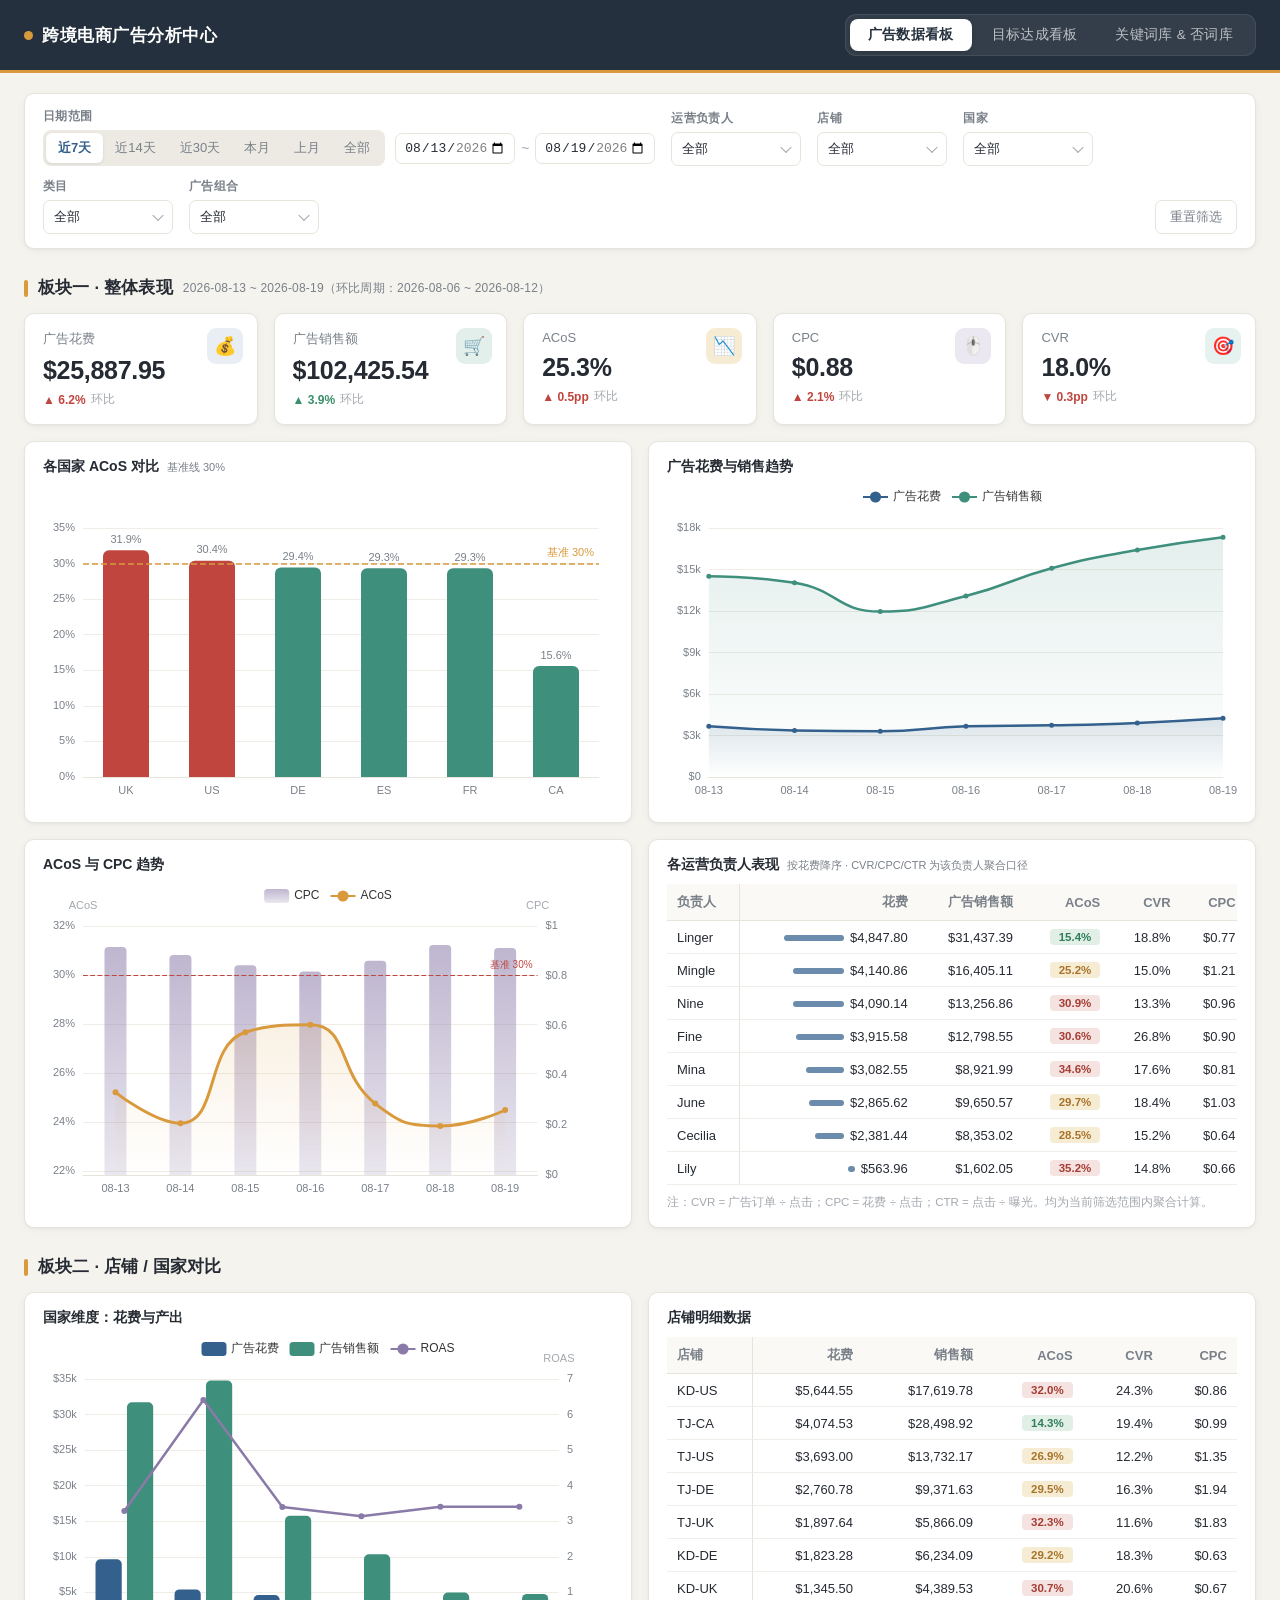
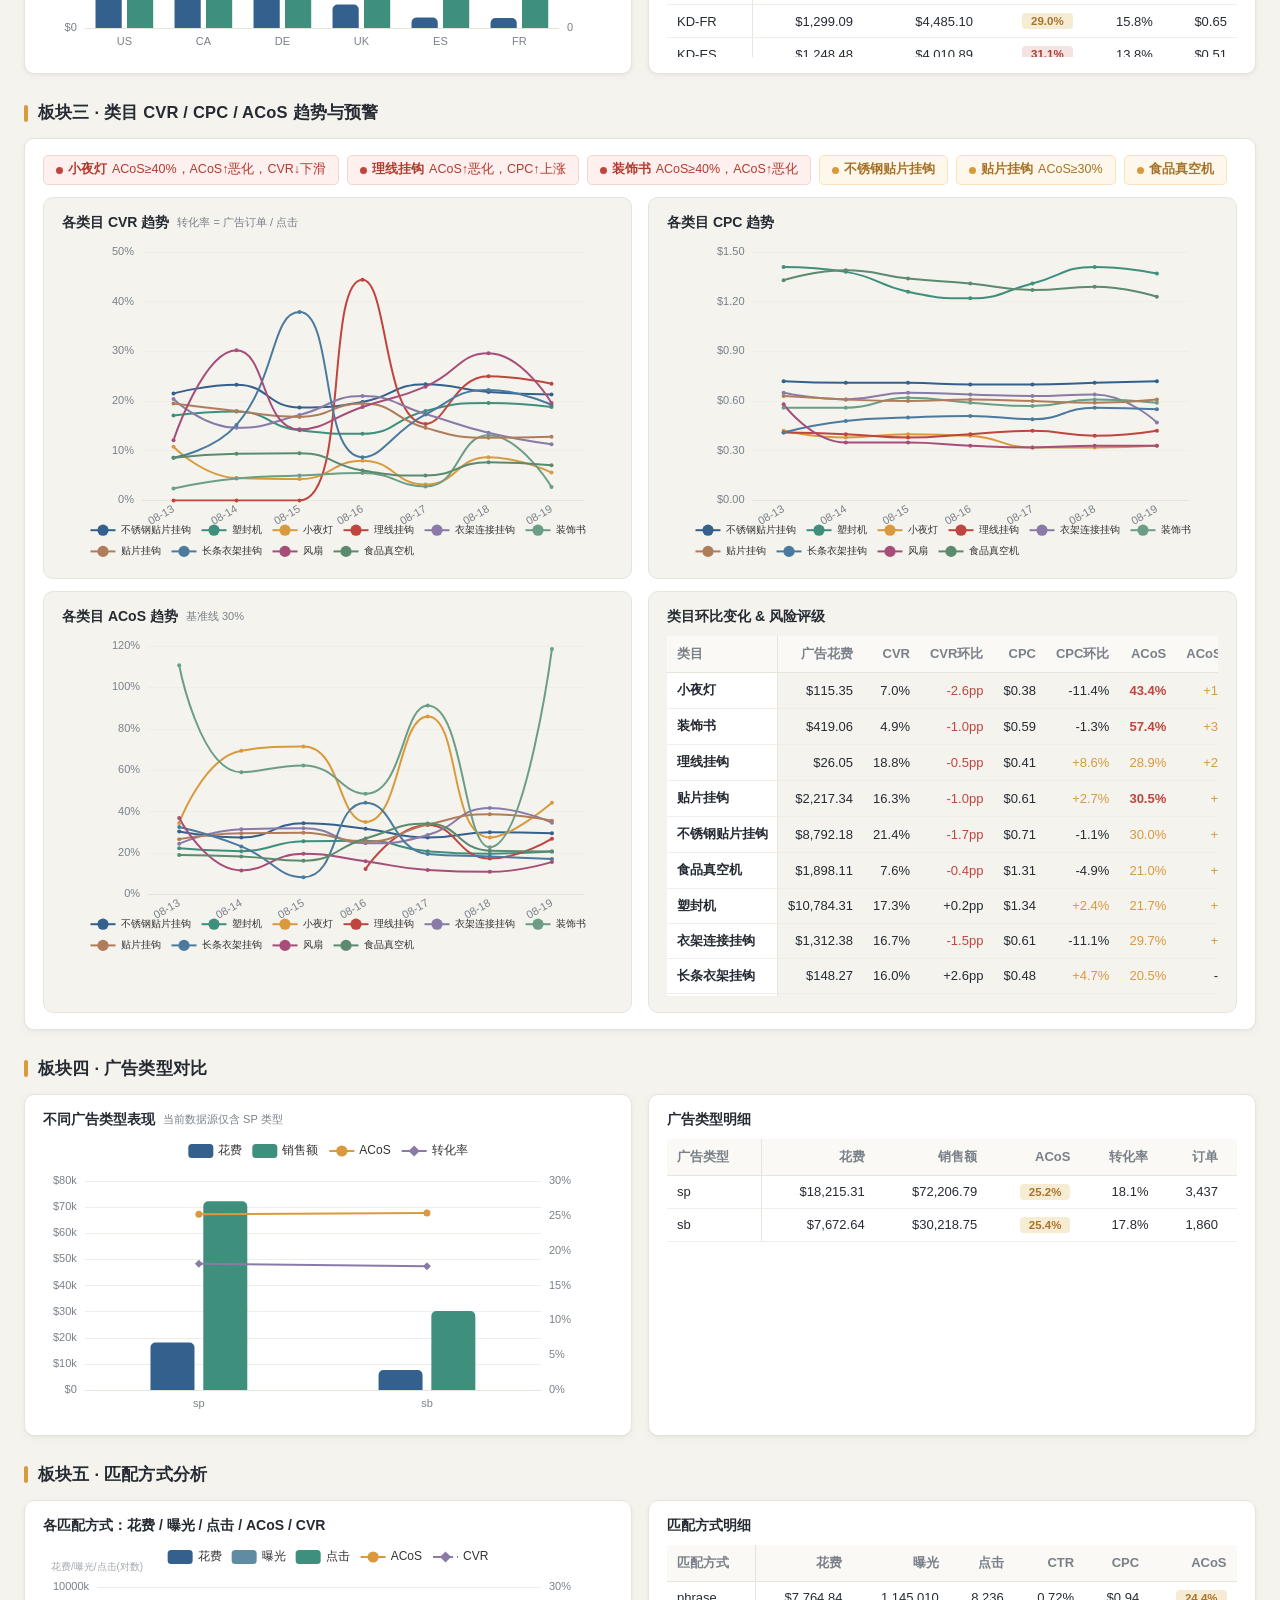
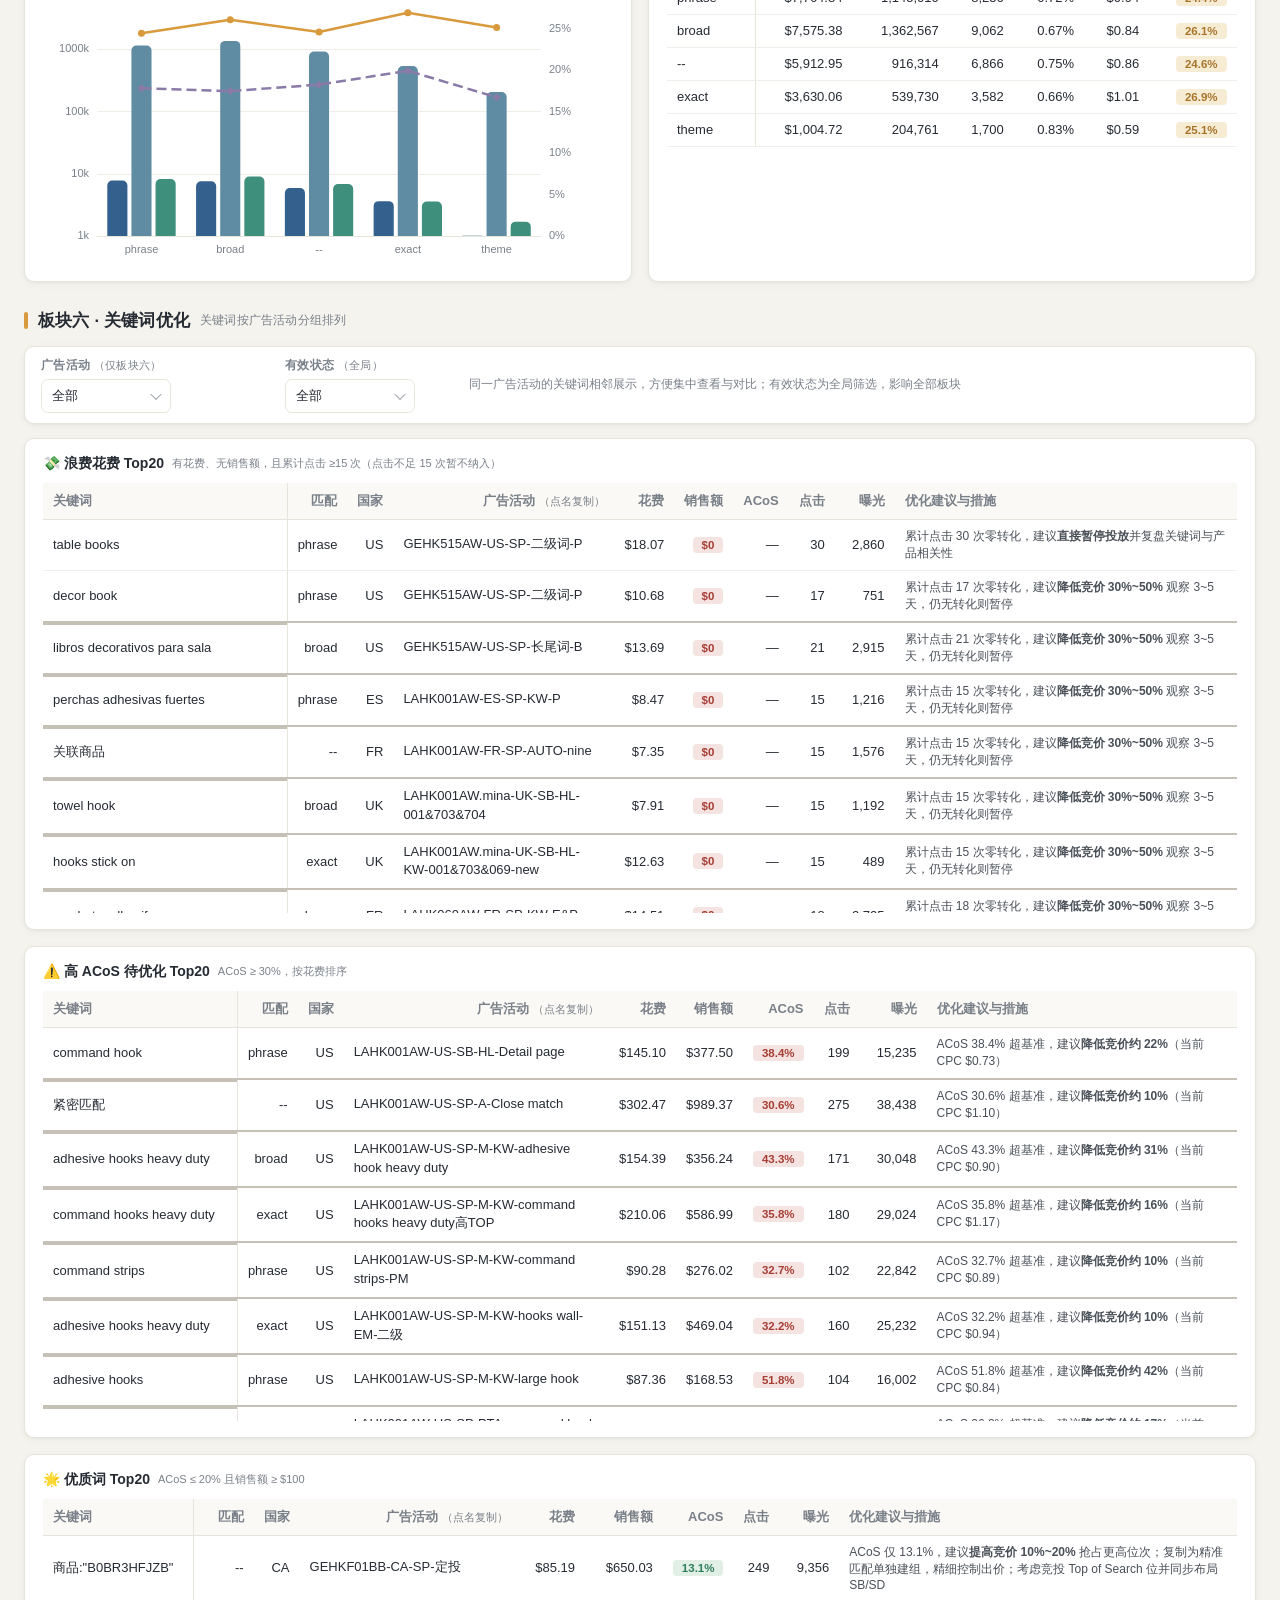
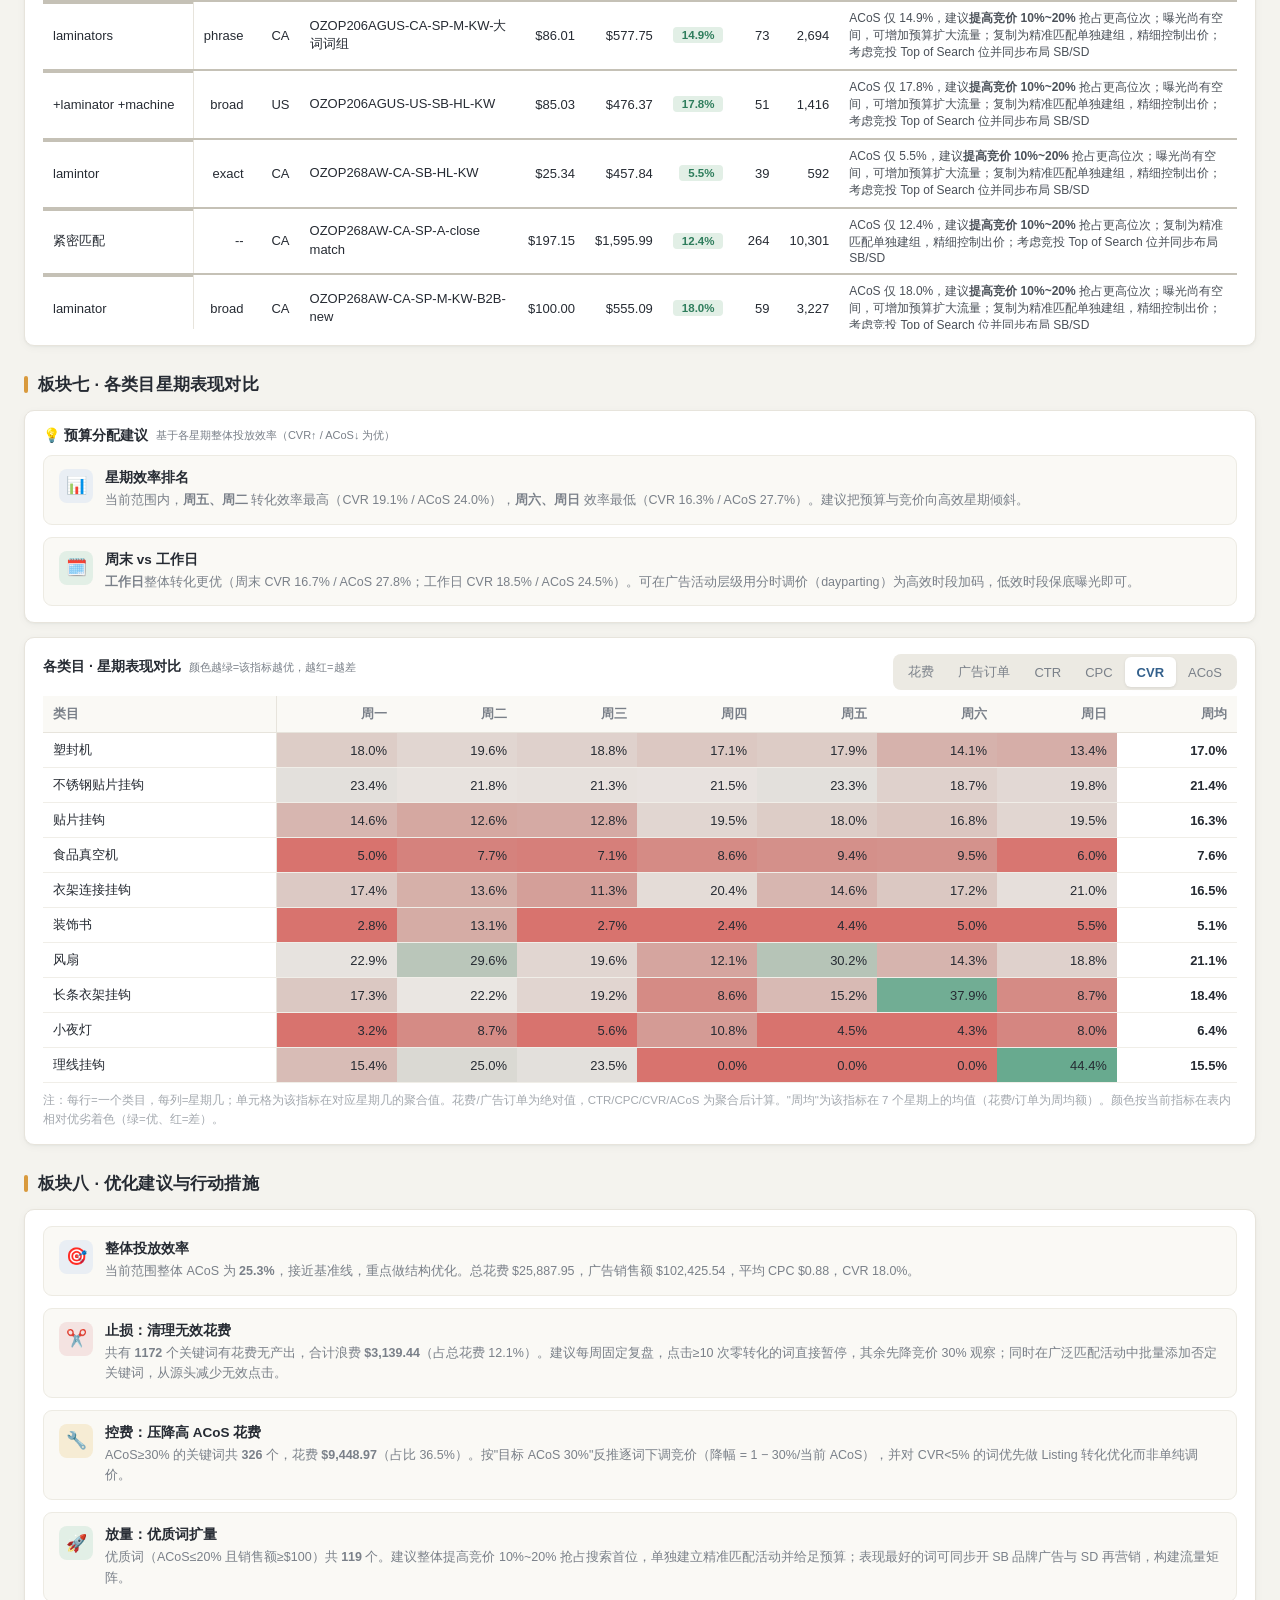
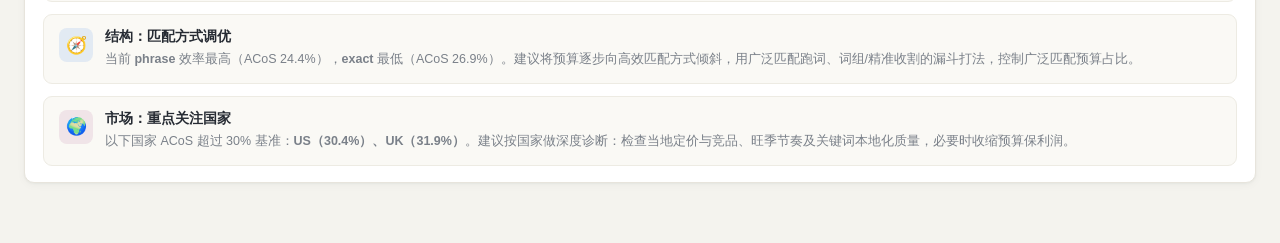
<file: llm_dashboard/dashboard/index.html>
<!DOCTYPE html>
<html lang="zh-CN">
<head>
<meta charset="UTF-8">
<meta name="viewport" content="width=device-width, initial-scale=1.0">
<title>广告数据看板 · 跨境电商广告分析</title>
<link rel="stylesheet" href="assets/common.css?v=20260821d2">
</head>
<body>
<header class="topbar">
  <div class="logo"><span class="dot"></span>跨境电商广告分析中心</div>
  <nav>
    <a class="active" href="index.html">广告数据看板</a>
    <a href="target.html">目标达成看板</a>
    <a href="keywords.html">关键词库 & 否词库</a>
  </nav>
</header>

<div class="page">
  <!-- 筛选栏 -->
  <div class="filterbar" id="filterbar">
    <div class="f-item" style="min-width:340px">
      <label>日期范围</label>
      <div id="f-date" style="display:flex;gap:10px;flex-wrap:wrap;align-items:center"></div>
    </div>
    <div class="f-item"><label>运营负责人</label><div id="f-owner"></div></div>
    <div class="f-item"><label>店铺</label><div id="f-shop"></div></div>
    <div class="f-item"><label>国家</label><div id="f-country"></div></div>
    <div class="f-item"><label>类目</label><div id="f-cat"></div></div>
    <div class="f-item"><label>广告组合</label><div id="f-port"></div></div>
    <div class="f-actions"><button class="btn-reset" id="btn-reset">重置筛选</button></div>
  </div>

  <!-- 板块1 整体表现 -->
  <div class="sec-title"><span class="bar"></span>板块一 · 整体表现 <span class="sub" id="range-label"></span></div>
  <div class="grid g-kpi" id="kpi-row"></div>
  <div class="grid g-2" style="margin-top:16px">
    <div class="card">
      <h3>各国家 ACoS 对比 <span class="hint">基准线 30%</span></h3>
      <div id="ch-country-acos" class="chart"></div>
    </div>
    <div class="card">
      <h3>广告花费与销售趋势</h3>
      <div id="ch-trend-spend" class="chart"></div>
    </div>
  </div>
  <div class="grid g-2" style="margin-top:16px">
    <div class="card">
      <h3>ACoS 与 CPC 趋势</h3>
      <div id="ch-trend-acos" class="chart"></div>
    </div>
    <div class="card">
      <h3>各运营负责人表现 <span class="hint">按花费降序 · CVR/CPC/CTR 为该负责人聚合口径</span></h3>
      <div class="tbl-wrap" style="max-height:320px;overflow-y:auto">
        <table class="tbl" id="tbl-owner"></table>
      </div>
      <div class="footnote">注：CVR = 广告订单 ÷ 点击；CPC = 花费 ÷ 点击；CTR = 点击 ÷ 曝光。均为当前筛选范围内聚合计算。</div>
    </div>
  </div>

  <!-- 板块2 店铺/国家对比 -->
  <div class="sec-title"><span class="bar"></span>板块二 · 店铺 / 国家对比</div>
  <div class="grid g-2">
    <div class="card">
      <h3>国家维度：花费与产出</h3>
      <div id="ch-country-io" class="chart"></div>
    </div>
    <div class="card">
      <h3>店铺明细数据</h3>
      <div class="tbl-wrap" style="max-height:320px;overflow-y:auto">
        <table class="tbl" id="tbl-shop"></table>
      </div>
    </div>
  </div>

  <!-- 板块3 类目CVR/CPC/ACoS趋势 -->
  <div class="sec-title"><span class="bar"></span>板块三 · 类目 CVR / CPC / ACoS 趋势与预警</div>
  <div class="card">
    <div class="alert-bar" id="alert-bar"></div>
    <div class="grid g-2" style="margin-top:12px">
      <div class="card" style="box-shadow:none;border:1px solid var(--line);background:var(--bg)">
        <h3>各类目 CVR 趋势 <span class="hint">转化率 = 广告订单 / 点击</span></h3>
        <div id="ch-cat-cvr" class="chart"></div>
      </div>
      <div class="card" style="box-shadow:none;border:1px solid var(--line);background:var(--bg)">
        <h3>各类目 CPC 趋势</h3>
        <div id="ch-cat-cpc" class="chart"></div>
      </div>
    </div>
    <div class="grid g-2" style="margin-top:12px">
      <div class="card" style="box-shadow:none;border:1px solid var(--line);background:var(--bg)">
        <h3>各类目 ACoS 趋势 <span class="hint">基准线 30%</span></h3>
        <div id="ch-cat-acos" class="chart"></div>
      </div>
      <div class="card" style="box-shadow:none;border:1px solid var(--line);background:var(--bg)">
        <h3>类目环比变化 & 风险评级</h3>
        <div class="tbl-wrap" style="max-height:360px;overflow-y:auto">
          <table class="tbl" id="tbl-cat-risk"></table>
        </div>
      </div>
    </div>
  </div>

  <!-- 板块4 广告类型 -->
  <div class="sec-title"><span class="bar"></span>板块四 · 广告类型对比</div>
  <div class="grid g-2">
    <div class="card">
      <h3>不同广告类型表现 <span class="hint">当前数据源仅含 SP 类型</span></h3>
      <div id="ch-adtype" class="chart chart-sm"></div>
    </div>
    <div class="card">
      <h3>广告类型明细</h3>
      <div class="tbl-wrap"><table class="tbl" id="tbl-adtype"></table></div>
    </div>
  </div>

  <!-- 板块5 匹配方式 -->
  <div class="sec-title"><span class="bar"></span>板块五 · 匹配方式分析</div>
  <div class="grid g-2">
    <div class="card">
      <h3>各匹配方式：花费 / 曝光 / 点击 / ACoS / CVR</h3>
      <div id="ch-match" class="chart"></div>
    </div>
    <div class="card">
      <h3>匹配方式明细</h3>
      <div class="tbl-wrap"><table class="tbl" id="tbl-match"></table></div>
    </div>
  </div>

  <!-- 板块6 关键词优化 -->
  <div class="sec-title"><span class="bar"></span>板块六 · 关键词优化 <span class="sub">关键词按广告活动分组排列</span></div>
  <div class="card" style="padding:10px 16px;margin-bottom:14px;display:flex;gap:16px 24px;align-items:center;flex-wrap:wrap">
    <div class="f-item" style="min-width:220px">
      <label>广告活动 <span class="copy-hint">（仅板块六）</span></label>
      <div id="f-campaign"></div>
    </div>
    <div class="f-item" style="min-width:160px">
      <label>有效状态 <span class="copy-hint">（全局）</span></label>
      <div id="f-status"></div>
    </div>
    <span style="font-size:12px;color:var(--text-2)">同一广告活动的关键词相邻展示，方便集中查看与对比；有效状态为全局筛选，影响全部板块</span>
  </div>
  <div class="card">
    <h3>💸 浪费花费 Top20 <span class="hint">有花费、无销售额，且累计点击 ≥15 次（点击不足 15 次暂不纳入）</span></h3>
    <div class="tbl-wrap" style="max-height:430px;overflow-y:auto"><table class="tbl" id="tbl-waste"></table></div>
  </div>
  <div class="card" style="margin-top:16px">
    <h3>⚠️ 高 ACoS 待优化 Top20 <span class="hint">ACoS ≥ 30%，按花费排序</span></h3>
    <div class="tbl-wrap" style="max-height:430px;overflow-y:auto"><table class="tbl" id="tbl-highacos"></table></div>
  </div>
  <div class="card" style="margin-top:16px">
    <h3>🌟 优质词 Top20 <span class="hint">ACoS ≤ 20% 且销售额 ≥ $100</span></h3>
    <div class="tbl-wrap" style="max-height:430px;overflow-y:auto"><table class="tbl" id="tbl-good"></table></div>
  </div>

  <!-- 板块7 各类目星期表现对比 -->
  <div class="sec-title"><span class="bar"></span>板块七 · 各类目星期表现对比</div>
  <div class="card" style="margin-bottom:14px">
    <h3>💡 预算分配建议 <span class="hint">基于各星期整体投放效率（CVR↑ / ACoS↓ 为优）</span></h3>
    <div class="advice" id="wk-budget-advice"></div>
  </div>
  <div class="card">
    <div style="display:flex;justify-content:space-between;align-items:center;flex-wrap:wrap;gap:10px">
      <h3>各类目 · 星期表现对比 <span class="hint">颜色越绿=该指标越优，越红=越差</span></h3>
      <div class="seg" id="wk-metric-seg"></div>
    </div>
    <div class="tbl-wrap" style="overflow-x:auto;margin-top:6px">
      <table class="tbl" id="tbl-weekday"></table>
    </div>
    <div class="footnote">注：每行=一个类目，每列=星期几；单元格为该指标在对应星期几的聚合值。花费/广告订单为绝对值，CTR/CPC/CVR/ACoS 为聚合后计算。"周均"为该指标在 7 个星期上的均值（花费/订单为周均额）。颜色按当前指标在表内相对优劣着色（绿=优、红=差）。</div>
  </div>

  <!-- 板块8 建议 -->
  <div class="sec-title"><span class="bar"></span>板块八 · 优化建议与行动措施</div>
  <div class="card">
    <div class="advice" id="advice-list"></div>
  </div>
</div>

<script src="assets/echarts.min.js"></script>
<script src="data/kw_data.js?v=20260821d2"></script>
<script src="assets/common.js?v=20260821d2"></script>
<script src="assets/ads.js?v=20260821d2"></script>
</body>
</html>
</file>
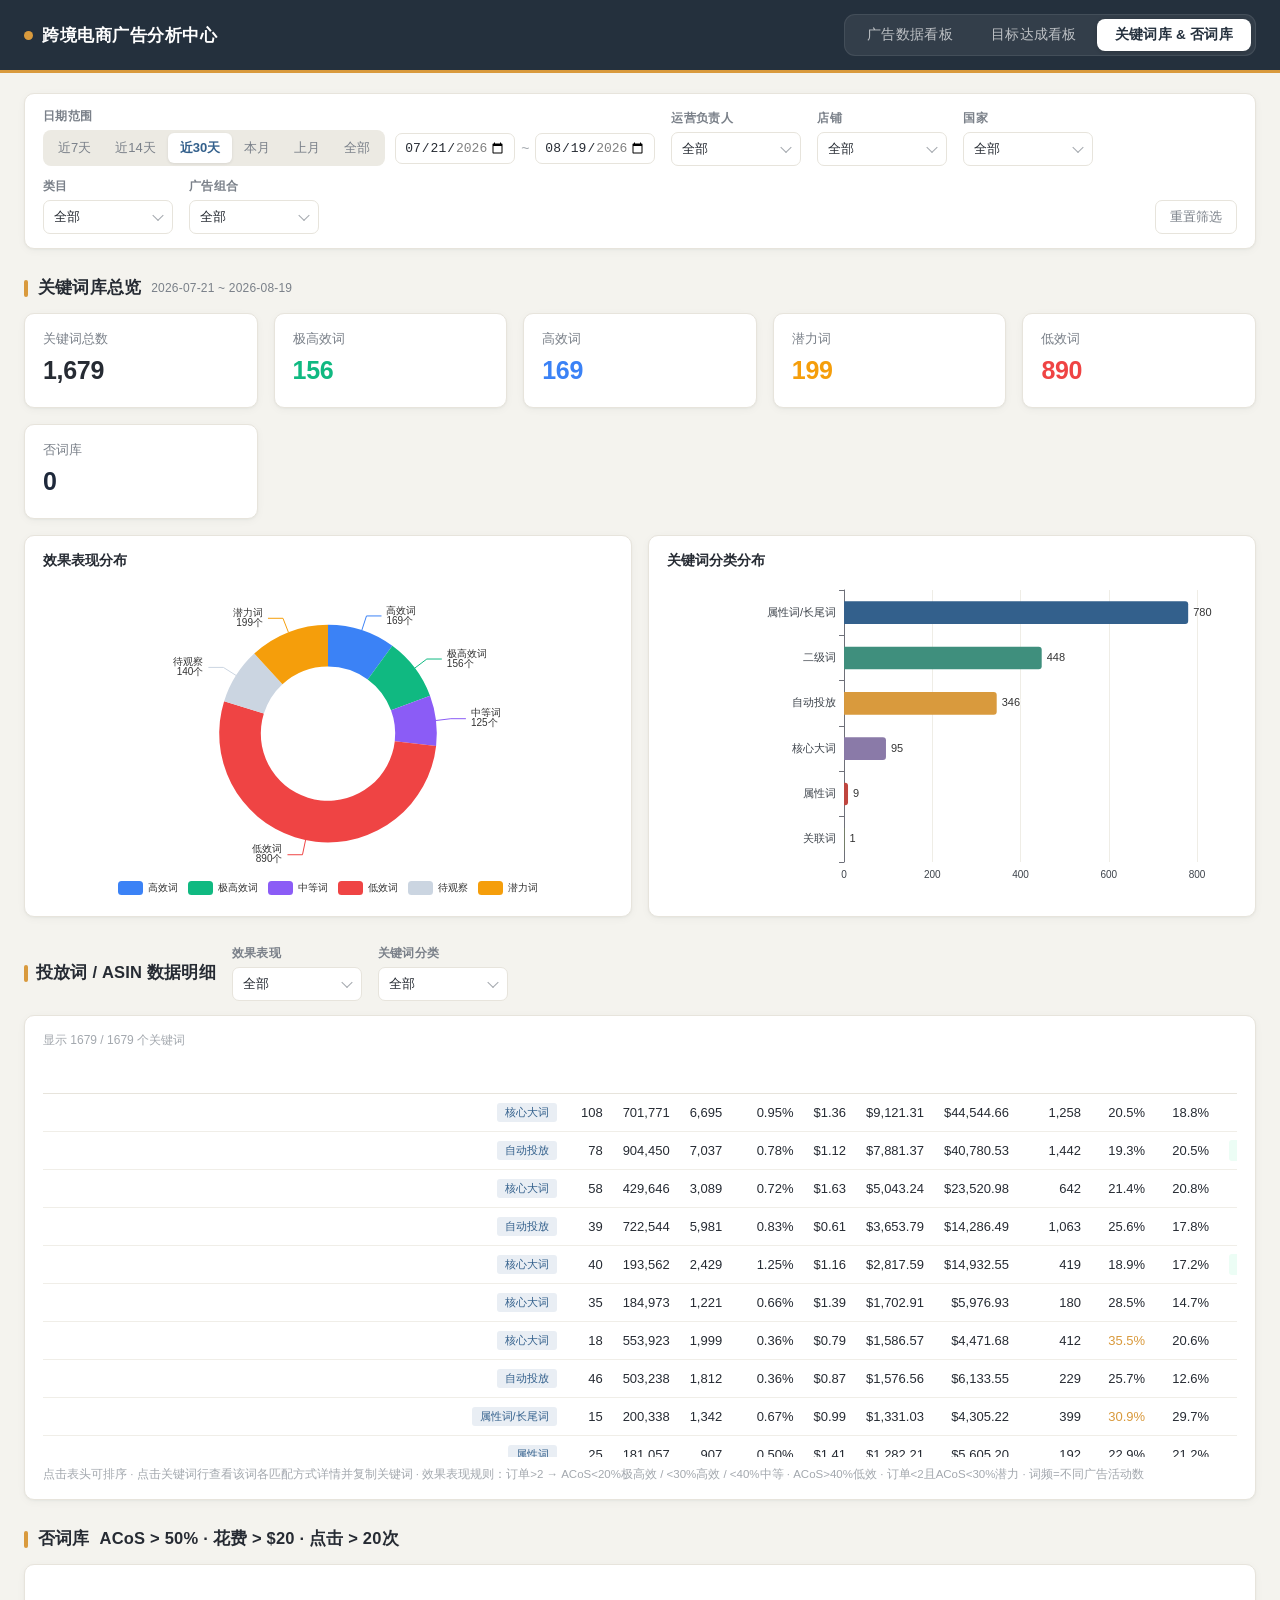
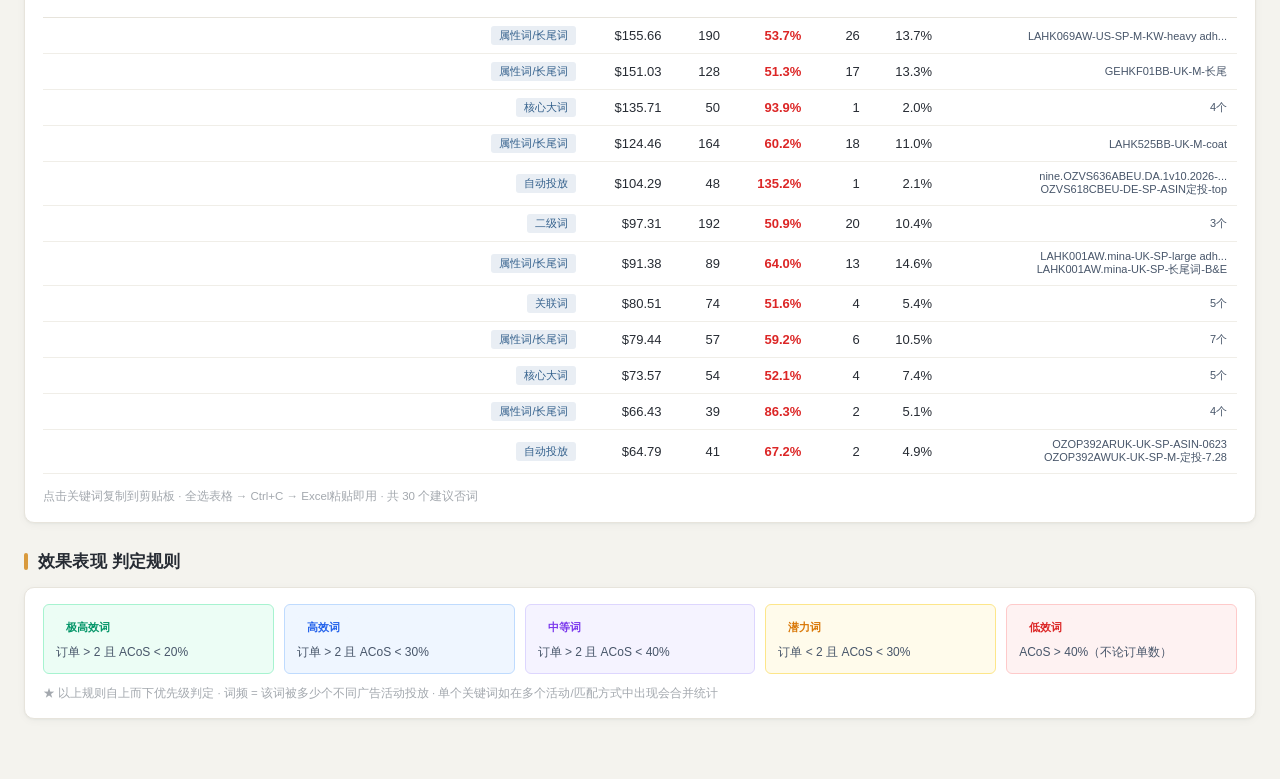
<file: llm_dashboard/dashboard/keywords.html>
<!DOCTYPE html>
<html lang="zh-CN">
<head>
<meta charset="UTF-8">
<meta name="viewport" content="width=device-width, initial-scale=1.0">
<title>关键词库 & 否词库 · 跨境电商广告分析</title>
<link rel="stylesheet" href="assets/common.css?v=20260821d2">
<style>
  .kpi-good .k-value { color: #10b981; }
  .kpi-ok .k-value { color: #3b82f6; }
  .kpi-warn .k-value { color: #f59e0b; }
  .kpi-bad .k-value { color: #ef4444; }
  .kpi-neg .k-value { color: #1e293b; }
  .k-sub { font-size: 11px; color: #a3a8ae; margin-top: 2px; }
  .cls-tag { display: inline-block; padding: 2px 8px; font-size: 11px; border-radius: 3px; background: #e9eef4; color: #33608c; font-weight: 500; }
  .tag-sm { display: inline-block; padding: 3px 10px; font-size: 11px; border-radius: 3px; font-weight: 600; white-space: nowrap; }
  .tag-sm.r-star { background: #ecfdf5; color: #059669; }
  .tag-sm.r-good { background: #eff6ff; color: #2563eb; }
  .tag-sm.r-ok { background: #f5f3ff; color: #7c3aed; }
  .tag-sm.r-potential { background: #fffbeb; color: #d97706; }
  .tag-sm.r-waste { background: #fef2f2; color: #dc2626; }
  .tag-sm.r-normal { background: #f8fafc; color: #64748b; }
  .tag-sm.r-watch { background: #f1f5f9; color: #94a3b8; }
  .tag-sm.r-neg { background: #1e293b; color: #f8fafc; }
  .neg-item { display: flex; align-items: center; gap: 12px; padding: 10px 14px; background: #fef2f2; border-radius: 6px; margin-bottom: 6px; border: 1px solid #fecaca; flex-wrap: wrap; }
  .neg-kw { font-weight: 600; min-width: 160px; font-size: 13px; }
  .neg-info { color: #7a8089; font-size: 12px; flex: 1; }
  .btn-add-neg { padding: 4px 14px; border: 1px solid #dc2626; background: #fff; color: #dc2626; border-radius: 4px; cursor: pointer; font-size: 12px; font-weight: 500; white-space: nowrap; }
  .btn-add-neg:hover { background: #dc2626; color: #fff; }
  .neg-added-tag { display: inline-flex; align-items: center; gap: 4px; padding: 4px 10px; background: #1e293b; color: #fff; border-radius: 4px; margin: 3px; font-size: 12px; }
  .btn-rm-neg { background: none; border: none; color: #94a3b8; cursor: pointer; font-size: 14px; padding: 0 2px; line-height: 1; }
  .btn-rm-neg:hover { color: #ef4444; }
  .tbl-info { font-size: 12px; color: #a3a8ae; margin-bottom: 8px; }
  .text-right { text-align: right; }
  .dim { font-weight: 500; }
  #tbl-kw tbody tr { cursor: pointer; transition: background .15s; }
  #tbl-kw tbody tr:hover { background: #eff6ff; }
  #tbl-kw tbody tr.selected { background: #dbeafe; outline: 2px solid #3b82f6; outline-offset: -2px; }
  #neg-list tbody tr { cursor: pointer; transition: background .15s; }
  #neg-list tbody tr:hover { background: #eff6ff; }
  #neg-list tbody tr.selected { background: #dbeafe; outline: 2px solid #3b82f6; outline-offset: -2px; }
  .mt-row td { font-size: 12px; }
</style>
</head>
<body>
<header class="topbar">
  <div class="logo"><span class="dot"></span>跨境电商广告分析中心</div>
  <nav>
    <a href="index.html">广告数据看板</a>
    <a href="target.html">目标达成看板</a>
    <a class="active" href="keywords.html">关键词库 & 否词库</a>
  </nav>
</header>

<div class="page">
  <!-- 筛选栏 -->
  <div class="filterbar" id="filterbar">
    <div class="f-item" style="min-width:340px">
      <label>日期范围</label>
      <div id="f-date" style="display:flex;gap:10px;flex-wrap:wrap;align-items:center"></div>
    </div>
    <div class="f-item"><label>运营负责人</label><div id="f-owner"></div></div>
    <div class="f-item"><label>店铺</label><div id="f-shop"></div></div>
    <div class="f-item"><label>国家</label><div id="f-country"></div></div>
    <div class="f-item"><label>类目</label><div id="f-cat"></div></div>
    <div class="f-item"><label>广告组合</label><div id="f-port"></div></div>
    <div class="f-actions"><button class="btn-reset" id="btn-reset">重置筛选</button></div>
  </div>

  <!-- KPI卡片 -->
  <div class="sec-title"><span class="bar"></span>关键词库总览 <span class="sub" id="range-label"></span></div>
  <div class="grid g-kpi" id="kpi-row"></div>

  <!-- 图表 -->
  <div class="grid g-2" style="margin-top:16px">
    <div class="card"><h3>效果表现分布</h3><div id="ch-effect-pie" class="chart"></div></div>
    <div class="card"><h3>关键词分类分布</h3><div id="ch-class-bar" class="chart"></div></div>
  </div>

  <!-- 关键词主表格 + 联动详情 -->
  <div class="sec-title" style="display:flex;align-items:center;gap:16px;flex-wrap:wrap">
    <span style="display:flex;align-items:center;gap:8px"><span class="bar"></span>投放词 / ASIN 数据明细</span>
    <div class="f-item" style="min-width:auto"><label>效果表现</label><div id="f-effect-inline"></div></div>
    <div class="f-item" style="min-width:auto"><label>关键词分类</label><div id="f-class-inline"></div></div>
  </div>
  <div class="card">
    <div class="tbl-info" id="tbl-info"></div>
    <div class="tbl-wrap" style="max-height:400px;overflow-y:auto">
      <table class="tbl" id="tbl-kw"></table>
    </div>
    <div class="footnote">点击表头可排序 · 点击关键词行查看该词各匹配方式详情并复制关键词 · 效果表现规则：订单>2 → ACoS<20%极高效 / <30%高效 / <40%中等 · ACoS>40%低效 · 订单<2且ACoS<30%潜力 · 词频=不同广告活动数</div>
  </div>
  <div class="card" id="kw-detail-panel" style="margin-top:12px;display:none">
    <div class="empty-tip">点击上方表格中的关键词查看该词在不同匹配方式下的表现</div>
  </div>

  <!-- 否词库 -->
  <div class="sec-title"><span class="bar"></span>否词库 <span class="hint">ACoS > 50% · 花费 > $20 · 点击 > 20次</span></div>
  <div class="card">
    <div id="neg-list"></div>
  </div>

  <!-- 效果评级规则说明 -->
  <div class="sec-title"><span class="bar"></span>效果表现 判定规则</div>
  <div class="card">
    <div style="display:flex;flex-wrap:wrap;gap:10px">
      <div style="flex:1;min-width:180px;padding:12px;background:#ecfdf5;border-radius:6px;border:1px solid #a7f3d0">
        <span class="tag-sm r-star">极高效词</span>
        <div style="margin-top:6px;font-size:12px;color:#475569">订单 &gt; 2 且 ACoS &lt; 20%</div>
      </div>
      <div style="flex:1;min-width:180px;padding:12px;background:#eff6ff;border-radius:6px;border:1px solid #bfdbfe">
        <span class="tag-sm r-good">高效词</span>
        <div style="margin-top:6px;font-size:12px;color:#475569">订单 &gt; 2 且 ACoS &lt; 30%</div>
      </div>
      <div style="flex:1;min-width:180px;padding:12px;background:#f5f3ff;border-radius:6px;border:1px solid #ddd6fe">
        <span class="tag-sm r-ok">中等词</span>
        <div style="margin-top:6px;font-size:12px;color:#475569">订单 &gt; 2 且 ACoS &lt; 40%</div>
      </div>
      <div style="flex:1;min-width:180px;padding:12px;background:#fffbeb;border-radius:6px;border:1px solid #fde68a">
        <span class="tag-sm r-potential">潜力词</span>
        <div style="margin-top:6px;font-size:12px;color:#475569">订单 &lt; 2 且 ACoS &lt; 30%</div>
      </div>
      <div style="flex:1;min-width:180px;padding:12px;background:#fef2f2;border-radius:6px;border:1px solid #fecaca">
        <span class="tag-sm r-waste">低效词</span>
        <div style="margin-top:6px;font-size:12px;color:#475569">ACoS &gt; 40%（不论订单数）</div>
      </div>
    </div>
    <div class="footnote" style="margin-top:10px">★ 以上规则自上而下优先级判定 · 词频 = 该词被多少个不同广告活动投放 · 单个关键词如在多个活动/匹配方式中出现会合并统计</div>
  </div>
</div>

<script src="assets/echarts.min.js"></script>
<script src="data/kw_data.js?v=20260821d2"></script>
<script src="data/kw_classify.js?v=20260821d2"></script>
<script src="assets/common.js?v=20260821d2"></script>
<script src="assets/keywords.js?v=20260821d2"></script>
</body>
</html>
</file>
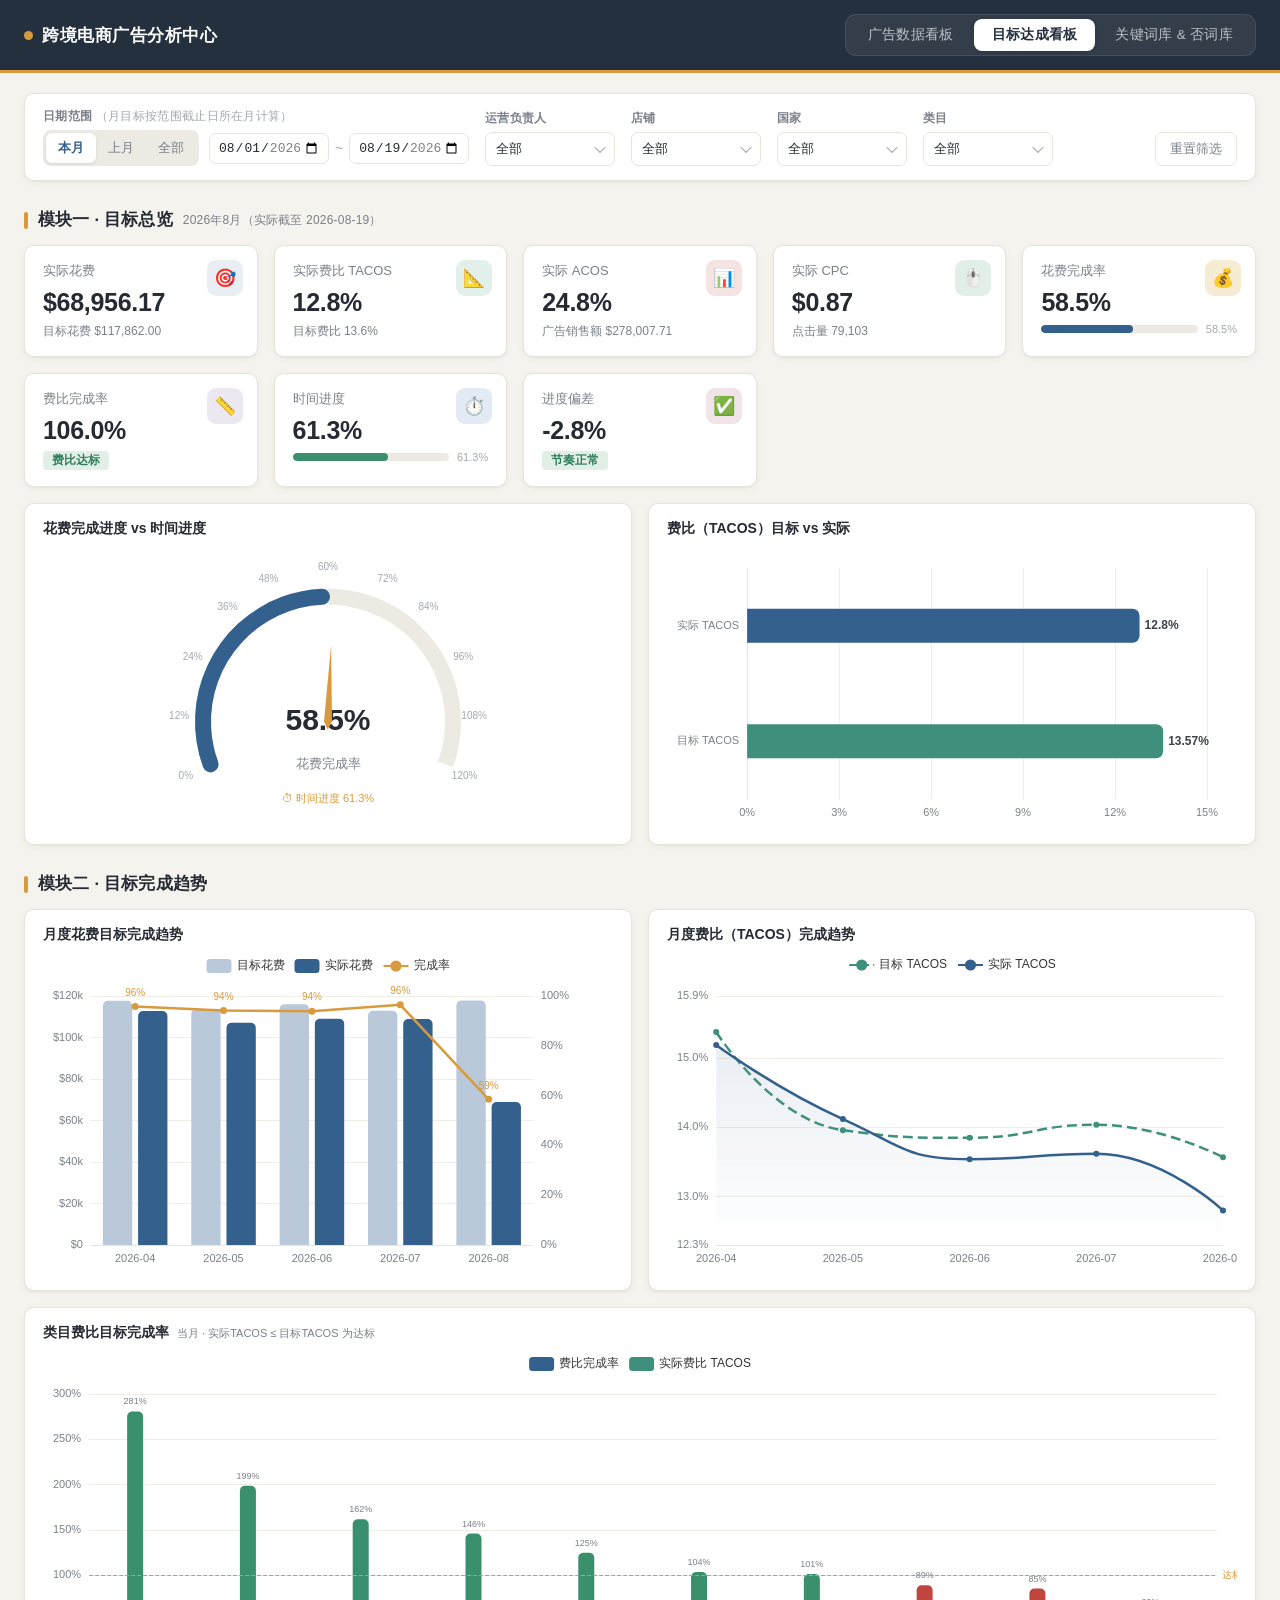
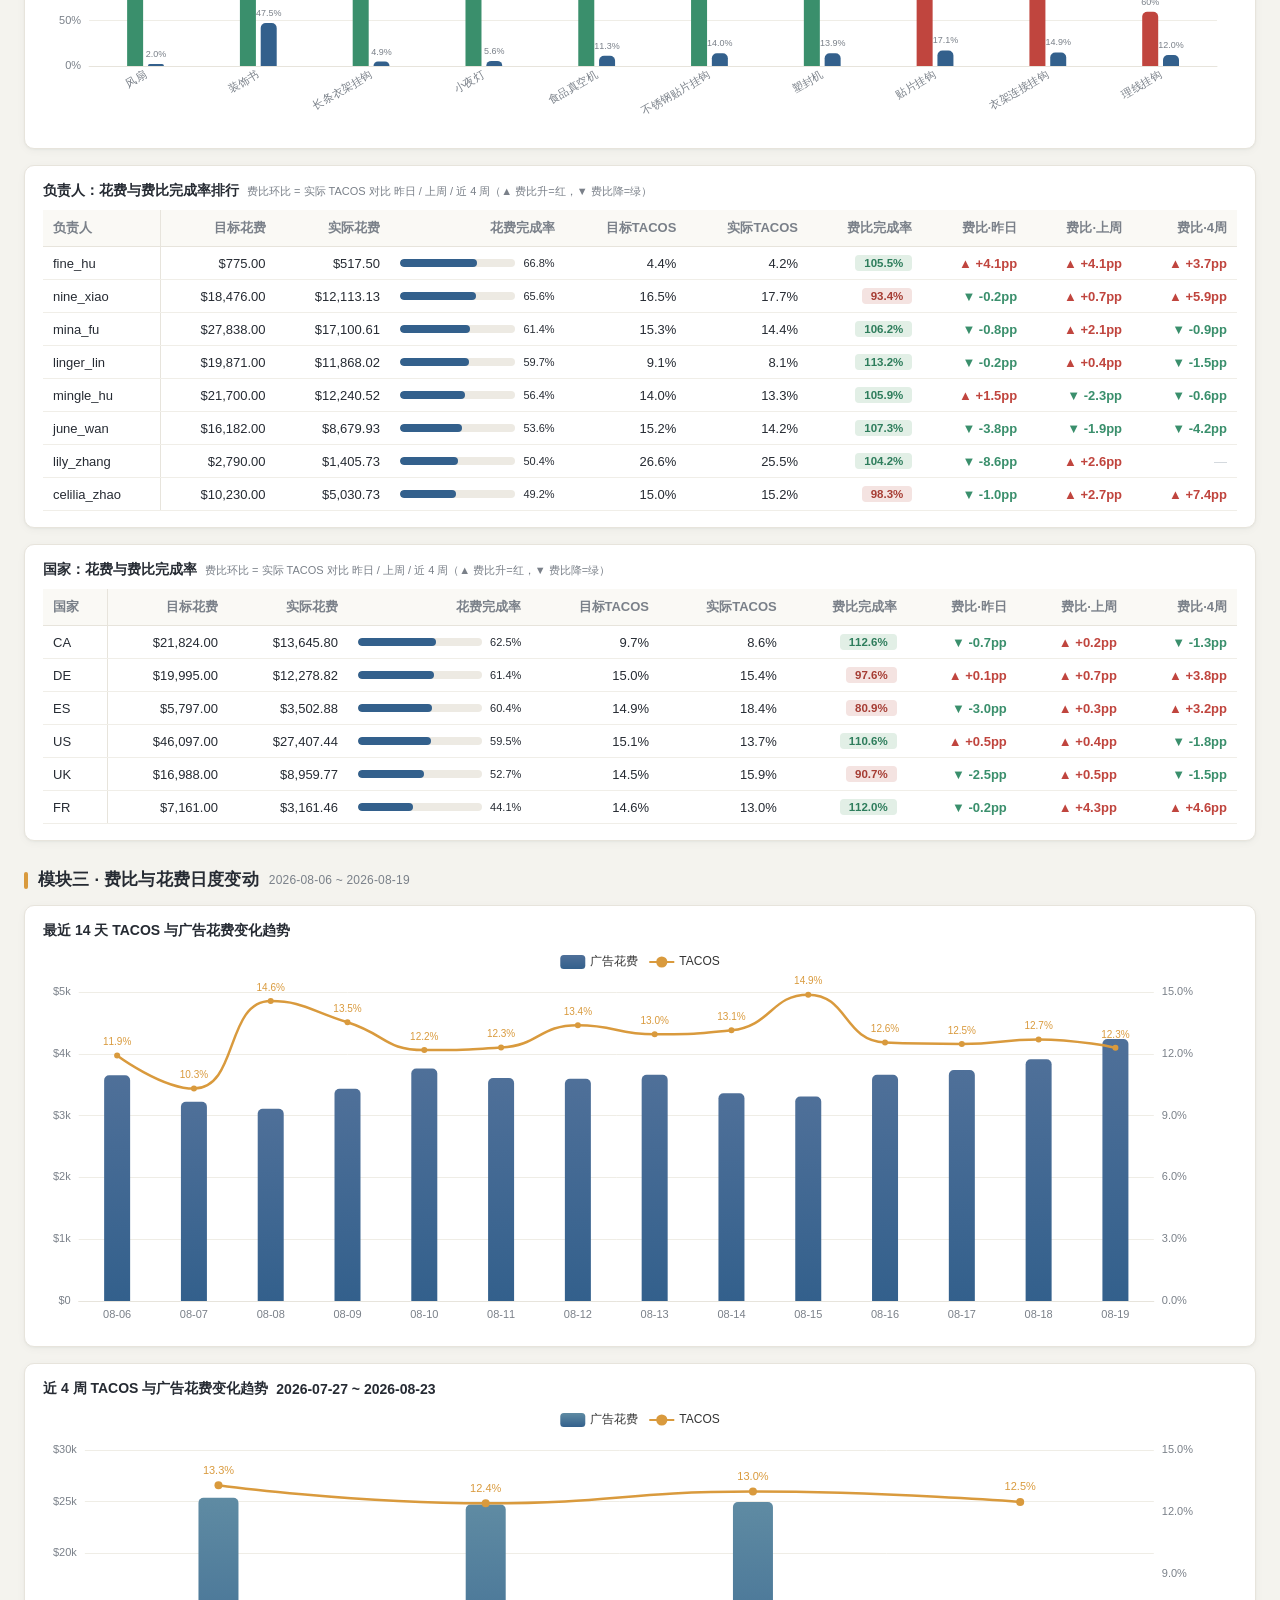
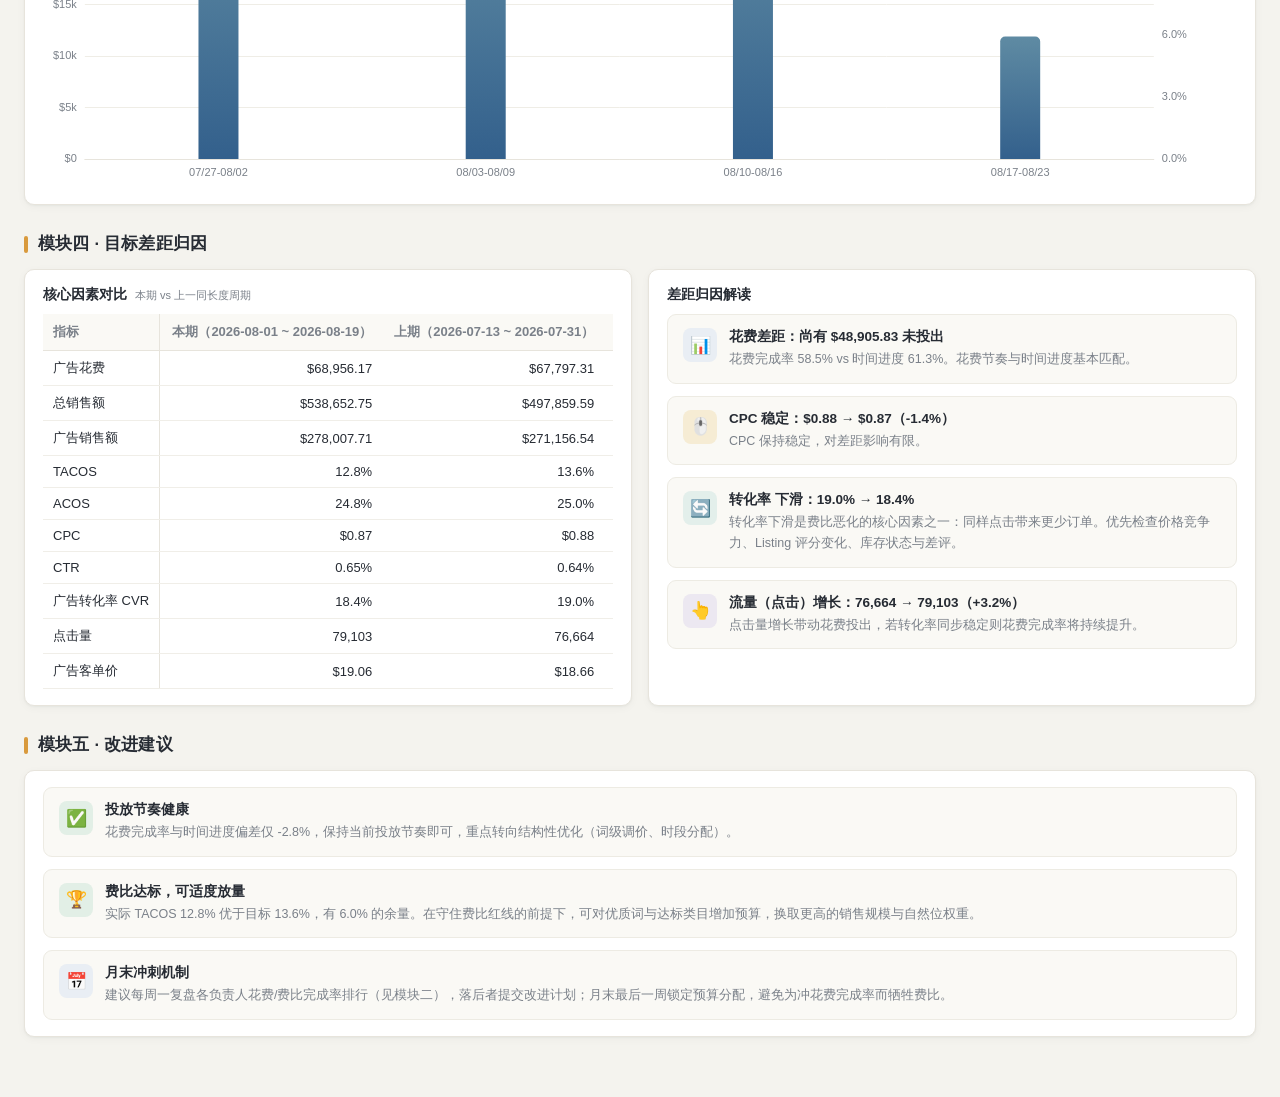
<file: llm_dashboard/dashboard/target.html>
<!DOCTYPE html>
<html lang="zh-CN">
<head>
<meta charset="UTF-8">
<meta name="viewport" content="width=device-width, initial-scale=1.0">
<title>广告目标达成看板 · 跨境电商广告分析</title>
<link rel="stylesheet" href="assets/common.css?v=20260821d2">
</head>
<body>
<header class="topbar">
  <div class="logo"><span class="dot"></span>跨境电商广告分析中心</div>
  <nav>
    <a href="index.html">广告数据看板</a>
    <a class="active" href="target.html">目标达成看板</a>
    <a href="keywords.html">关键词库 & 否词库</a>
  </nav>
</header>

<div class="page">
  <!-- 筛选栏 -->
  <div class="filterbar">
    <div class="f-item" style="min-width:340px">
      <label>日期范围 <span style="font-weight:400;color:#a3a8ae">（月目标按范围截止日所在月计算）</span></label>
      <div id="f-date" style="display:flex;gap:10px;flex-wrap:wrap;align-items:center"></div>
    </div>
    <div class="f-item"><label>运营负责人</label><div id="f-owner"></div></div>
    <div class="f-item"><label>店铺</label><div id="f-shop"></div></div>
    <div class="f-item"><label>国家</label><div id="f-country"></div></div>
    <div class="f-item"><label>类目</label><div id="f-cat"></div></div>
    <div class="f-actions"><button class="btn-reset" id="btn-reset">重置筛选</button></div>
  </div>

  <!-- 模块1 总览 -->
  <div class="sec-title"><span class="bar"></span>模块一 · 目标总览 <span class="sub" id="month-label"></span></div>
  <div class="grid g-kpi" id="kpi-row"></div>
  <div class="grid g-2" style="margin-top:16px">
    <div class="card">
      <h3>花费完成进度 vs 时间进度</h3>
      <div id="ch-gauge" class="chart chart-sm"></div>
    </div>
    <div class="card">
      <h3>费比（TACOS）目标 vs 实际</h3>
      <div id="ch-tacos-gauge" class="chart chart-sm"></div>
    </div>
  </div>

  <!-- 模块2 目标完成趋势 -->
  <div class="sec-title"><span class="bar"></span>模块二 · 目标完成趋势</div>
  <div class="grid g-2">
    <div class="card">
      <h3>月度花费目标完成趋势</h3>
      <div id="ch-m-spend" class="chart"></div>
    </div>
    <div class="card">
      <h3>月度费比（TACOS）完成趋势</h3>
      <div id="ch-m-tacos" class="chart"></div>
    </div>
  </div>
  <div class="card" style="margin-top:16px">
    <h3>类目费比目标完成率 <span class="hint">当月 · 实际TACOS ≤ 目标TACOS 为达标</span></h3>
    <div id="ch-cat" class="chart chart-lg"></div>
  </div>
  <div class="card" style="margin-top:16px">
    <h3>负责人：花费与费比完成率排行 <span class="hint">费比环比 = 实际 TACOS 对比 昨日 / 上周 / 近 4 周（▲ 费比升=红，▼ 费比降=绿）</span></h3>
    <div class="tbl-wrap" style="max-height:380px;overflow-y:auto"><table class="tbl" id="tbl-owner"></table></div>
  </div>
  <div class="card" style="margin-top:16px">
    <h3>国家：花费与费比完成率 <span class="hint">费比环比 = 实际 TACOS 对比 昨日 / 上周 / 近 4 周（▲ 费比升=红，▼ 费比降=绿）</span></h3>
    <div class="tbl-wrap" style="max-height:380px;overflow-y:auto"><table class="tbl" id="tbl-country"></table></div>
  </div>

  <!-- 模块3 近14天变动趋势 -->
  <div class="sec-title"><span class="bar"></span>模块三 · 费比与花费日度变动 <span class="sub" id="d14-label"></span></div>
  <div class="card">
    <h3>最近 14 天 TACOS 与广告花费变化趋势</h3>
    <div id="ch-14d" class="chart chart-lg"></div>
  </div>
  <div class="card" style="margin-top:16px">
    <h3>近 4 周 TACOS 与广告花费变化趋势 <span class="sub" id="w4-label"></span></h3>
    <div id="ch-w4" class="chart chart-lg"></div>
  </div>

  <!-- 模块4 目标差距归因 -->
  <div class="sec-title"><span class="bar"></span>模块四 · 目标差距归因</div>
  <div class="grid g-2">
    <div class="card">
      <h3>核心因素对比 <span class="hint">本期 vs 上一同长度周期</span></h3>
      <div class="tbl-wrap"><table class="tbl" id="tbl-attr"></table></div>
    </div>
    <div class="card">
      <h3>差距归因解读</h3>
      <div class="advice" id="attr-advice"></div>
    </div>
  </div>

  <!-- 模块5 建议 -->
  <div class="sec-title"><span class="bar"></span>模块五 · 改进建议</div>
  <div class="card"><div class="advice" id="advice-list"></div></div>
</div>

<script src="assets/echarts.min.js"></script>
<script src="data/tg_data.js?v=20260821d2"></script>
<script src="assets/common.js?v=20260821d2"></script>
<script src="assets/target.js?v=20260821d2"></script>
</body>
</html>
</file>
<file: llm_dashboard/dashboard/assets/common.css>
/* ================= 跨境电商广告看板 公共样式（编辑风格配色 v2） ================= */
:root {
  --bg: #f4f3ee;            /* 暖纸色背景 */
  --card: #ffffff;
  --text: #262b33;          /* 墨色正文 */
  --text-2: #7a8089;
  --line: #e7e4dc;          /* 暖灰分隔线 */
  --primary: #33608c;       /* 墨蓝主色 */
  --primary-soft: #e9eef4;
  --teal: #3f8f7d;
  --orange: #d99a3d;
  --red: #c0453e;
  --green: #3a8f6c;
  --purple: #8a7aa8;        /* 灰紫（弱化使用） */
  --ink: #24303d;           /* 顶栏深墨蓝 */
  --shadow: 0 1px 2px rgba(38, 43, 51, .04), 0 2px 8px rgba(38, 43, 51, .04);
  --radius: 10px;
  font-size: 14px;
}
* { box-sizing: border-box; margin: 0; padding: 0; }
html, body { background: var(--bg); color: var(--text);
  font-family: "PingFang SC", "Microsoft YaHei", "Segoe UI", -apple-system, sans-serif; }

/* ---------- 顶部导航 ---------- */
.topbar {
  position: sticky; top: 0; z-index: 100;
  background: var(--ink);
  color: #fff; padding: 14px 24px;
  display: flex; align-items: center; gap: 18px; flex-wrap: wrap;
  border-bottom: 3px solid var(--orange);
}
.topbar .logo { font-size: 17px; font-weight: 700; letter-spacing: .5px; display:flex; align-items:center; gap:9px;}
.topbar .logo .dot { width:9px; height:9px; border-radius:50%; background: var(--orange); }
.topbar nav {
  display: flex; align-items: center; gap: 2px; margin-left: auto;
  background: rgba(255,255,255,.07); padding: 4px; border-radius: 11px;
  border: 1px solid rgba(255,255,255,.08);
}
.topbar nav a {
  color: rgba(255,255,255,.68); text-decoration: none; padding: 7px 18px;
  border-radius: 8px; font-weight: 500; transition: .2s; font-size: 13.5px;
  letter-spacing: .3px; white-space: nowrap;
}
.topbar nav a:hover { background: rgba(255,255,255,.12); color:#fff; }
.topbar nav a.active {
  background: #fff; color: var(--ink); font-weight: 600;
  box-shadow: 0 1px 4px rgba(0,0,0,.14);
}
.topbar nav a.active:hover { background:#fff; color: var(--ink); }

.page { max-width: 1440px; margin: 0 auto; padding: 20px 24px 60px; }

/* ---------- 筛选栏 ---------- */
.filterbar {
  background: var(--card); border-radius: var(--radius);
  border: 1px solid var(--line); box-shadow: var(--shadow);
  padding: 14px 18px; margin-bottom: 18px;
  display: flex; flex-wrap: wrap; gap: 12px 16px; align-items: flex-end;
  position: relative; z-index: 50;
}
.f-item { display: flex; flex-direction: column; gap: 5px; min-width: 130px; }
.f-item > label { font-size: 12px; color: var(--text-2); font-weight: 600; letter-spacing: .3px; }
.f-actions { margin-left: auto; display:flex; gap:8px; align-items:flex-end; }
.btn-reset {
  border: 1px solid var(--line); background: #fff; color: var(--text-2);
  padding: 7px 14px; border-radius: 7px; cursor: pointer; font-size: 13px; transition:.15s;
}
.btn-reset:hover { color: var(--primary); border-color: var(--primary); }

/* 日期段按钮 */
.seg { display: flex; background: #eceae3; border-radius: 8px; padding: 3px; flex-wrap: wrap; }
.seg button {
  border: 0; background: transparent; padding: 6px 12px; border-radius: 6px;
  cursor: pointer; font-size: 13px; color: var(--text-2); white-space: nowrap; transition:.15s;
}
.seg button.on { background: #fff; color: var(--primary); font-weight: 600; box-shadow: 0 1px 3px rgba(38,43,51,.10); }
.date-inputs { display: flex; align-items: center; gap: 6px; }
.date-inputs input[type="date"] {
  border: 1px solid var(--line); border-radius: 7px; padding: 6px 8px;
  font-size: 13px; color: var(--text); background: #fff; outline: none;
}
.date-inputs input[type="date"]:focus { border-color: var(--primary); }

/* 多选下拉 */
.msel { position: relative; }
.msel-btn {
  border: 1px solid var(--line); background: #fff; border-radius: 7px;
  padding: 7px 30px 7px 10px; font-size: 13px; cursor: pointer; min-width: 130px;
  max-width: 210px; text-align: left; color: var(--text);
  white-space: nowrap; overflow: hidden; text-overflow: ellipsis; position: relative;
}
.msel-btn::after {
  content: ""; position: absolute; right: 10px; top: 50%;
  width: 7px; height: 7px; border-right: 1.6px solid #a3a8ae; border-bottom: 1.6px solid #a3a8ae;
  transform: translateY(-70%) rotate(45deg); transition: .2s;
}
.msel.open .msel-btn { border-color: var(--primary); box-shadow: 0 0 0 3px rgba(51,96,140,.12); }
.msel.open .msel-btn::after { transform: translateY(-30%) rotate(-135deg); }
.msel-panel {
  display: none; position: absolute; top: calc(100% + 6px); left: 0; z-index: 200;
  background: #fff; border: 1px solid var(--line); border-radius: 9px;
  box-shadow: 0 8px 28px rgba(38,43,51,.13); min-width: 210px; max-height: 300px;
  overflow: auto; padding: 6px;
}
.msel.open .msel-panel { display: block; }
.msel-tools { display: flex; gap: 6px; padding: 4px 6px 8px; border-bottom: 1px solid var(--line); margin-bottom: 4px;}
.msel-tools a { font-size: 12px; color: var(--primary); cursor: pointer; text-decoration:none; }
.msel-search { width:100%; border:1px solid var(--line); border-radius:6px; padding:5px 8px; font-size:12px; margin-bottom:6px; outline:none;}
.msel-opt {
  display: flex; align-items: center; gap: 8px; padding: 6px 8px; border-radius: 6px;
  cursor: pointer; font-size: 13px; user-select: none;
}
.msel-opt:hover { background: var(--primary-soft); }
.msel-opt input { accent-color: var(--primary); cursor:pointer; }
.msel-opt .cnt { margin-left:auto; color:#b3b6ae; font-size:11px; }

/* ---------- 区块 ---------- */
.sec-title {
  display: flex; align-items: center; gap: 10px; margin: 28px 0 14px;
  font-size: 16.5px; font-weight: 700; letter-spacing: .2px;
}
.sec-title .bar { width: 4px; height: 17px; border-radius: 2px; background: var(--orange); }
.sec-title .sub { font-size: 12px; color: var(--text-2); font-weight: 400; }

.grid { display: grid; gap: 16px; }
.g-kpi { grid-template-columns: repeat(auto-fit, minmax(210px, 1fr)); }
.g-2 { grid-template-columns: repeat(auto-fit, minmax(420px, 1fr)); }
@media (max-width: 560px) { .g-2 { grid-template-columns: 1fr; } }

.card {
  background: var(--card); border-radius: var(--radius);
  border: 1px solid var(--line); box-shadow: var(--shadow);
  padding: 16px 18px; min-width: 0;
}
.card h3 { font-size: 14px; font-weight: 600; margin-bottom: 10px; color: var(--text); display:flex; align-items:center; gap:8px;}
.card h3 .hint { font-size: 11px; color: var(--text-2); font-weight: 400; }

/* KPI 卡 */
.kpi { position: relative; overflow: hidden; }
.kpi .k-label { font-size: 13px; color: var(--text-2); display:flex; align-items:center; gap:6px; }
.kpi .k-value { font-size: 25px; font-weight: 700; margin: 8px 0 6px; letter-spacing:-.3px;
  font-variant-numeric: tabular-nums; }
.kpi .k-delta { font-size: 12px; display: flex; align-items: center; gap: 5px; color: var(--text-2); flex-wrap:wrap;}
.kpi .k-delta b { font-weight: 600; }
.delta-up { color: var(--red); }
.delta-down { color: var(--green); }
.delta-flat { color: var(--text-2); }
.kpi .k-ico {
  position:absolute; right:14px; top:14px; width: 36px; height: 36px; border-radius: 9px;
  display: flex; align-items: center; justify-content: center; font-size: 18px;
}

.chart { width: 100%; height: 320px; }
.chart-lg { height: 380px; }
.chart-sm { height: 280px; }

/* ---------- 表格 ---------- */
.tbl-wrap { overflow-x: auto; }
table.tbl { width: 100%; border-collapse: collapse; font-size: 13px; min-width: 640px;
  font-variant-numeric: tabular-nums; }
.tbl th {
  text-align: right; padding: 9px 10px; color: var(--text-2); font-weight: 600;
  border-bottom: 1.5px solid var(--line); white-space: nowrap; background:#faf9f5;
  position: sticky; top: 0; z-index: 2;
}
.tbl th:first-child, .tbl td:first-child { text-align: left; }
/* 首列冻结：不随横向滚动 */
.tbl td:first-child {
  position: sticky; left: 0; z-index: 1; background: #fff;
  box-shadow: inset -1px 0 0 var(--line);
}
.tbl th:first-child {
  position: sticky; left: 0; z-index: 3;
  box-shadow: inset -1px 0 0 var(--line);
}
.tbl td { padding: 8px 10px; text-align: right; border-bottom: 1px solid #f0eee8; white-space: nowrap; }
.tbl tbody tr:hover { background: #f7f6f1; }
.tbl tbody tr:hover td:first-child { background: #f7f6f1; }
.tbl td.dim { font-weight: 500; }
.tbl td.wrap { white-space: normal; min-width: 220px; text-align: left; }
/* 关键词优化表：广告活动完整显示 + 点击复制 */
.tbl td.kw-act {
  text-align: left; white-space: normal;
  min-width: 200px; max-width: 300px;
  font-weight: 500; color: var(--text);
  cursor: pointer; line-height: 1.45;
  transition: background .15s, color .15s;
}
.tbl td.kw-act:hover { background: #eef4fb; color: var(--primary); }
.tbl td.kw-act.copied { background: #e2efe6; color: var(--green); }
.tbl td.kw-act .copy-flag {
  display: inline-block; margin-left: 6px; font-size: 10.5px; font-weight: 600;
  color: #fff; background: var(--green); padding: 1px 6px; border-radius: 3px; vertical-align: middle;
}
.copy-hint { font-weight: 400; color: var(--text-2); font-size: 11px; }
.tbl td.kw-name { cursor: pointer; transition: background .15s, color .15s; }
.tbl td.kw-name:hover { background: #eef4fb; color: var(--primary); }
.tbl td.kw-name.copied { background: #e2efe6; color: var(--green); }
.tbl td.kw-name .copy-flag { display: inline-block; margin-left: 6px; font-size: 10.5px; font-weight: 600; color: #fff; background: var(--green); padding: 1px 6px; border-radius: 3px; vertical-align: middle; }
/* 关键词表：广告活动分组分隔线 */
.tbl tbody tr.kw-grp td { border-top: 2px solid #c5c1b6; }
.tbl tbody tr.kw-grp td:first-child { box-shadow: inset -1px 0 0 var(--line), inset 0 2px 0 #c5c1b6; }
.tag { display:inline-block; padding: 2px 9px; border-radius: 4px; font-size: 11.5px; font-weight:600; }
.tag-red { background:#f4e3e1; color:#a63d34; }
.tag-green { background:#e2efe6; color:#2e7d5c; }
.tag-orange { background:#f6ecd4; color:#a8742a; }
.tag-blue { background:#e2eaf3; color:#33608c; }
.bar-in-cell { display:inline-block; height: 6px; border-radius: 3px; background: var(--primary); opacity:.72; vertical-align: middle; margin-right:6px;}

/* 建议列表 */
.advice { display: flex; flex-direction: column; gap: 12px; }
.advice-item {
  display: flex; gap: 12px; padding: 13px 15px; border-radius: 9px;
  background: #faf9f5; border: 1px solid #edebe3;
}
.advice-item .a-ico {
  flex: 0 0 34px; height: 34px; border-radius: 8px; display: flex;
  align-items: center; justify-content: center; font-size: 17px;
}
.advice-item .a-tit { font-weight: 600; font-size: 13.5px; margin-bottom: 3px; }
.advice-item .a-txt { font-size: 12.5px; color: var(--text-2); line-height: 1.65; }

.empty-tip { text-align:center; color:#a3a8ae; padding: 30px 0; font-size:13px; }
.footnote { color:#a3a8ae; font-size:11.5px; margin-top:8px; line-height:1.6;}

/* 预警条 */
.alert-bar { display:flex; flex-wrap:wrap; gap:8px; margin-bottom:4px; }
.alert-tag { display:inline-flex; align-items:center; gap:5px; padding:5px 12px; border-radius:5px; font-size:12.5px; font-weight:500; line-height:1.4; }
.alert-tag.danger { background:#fdf0ee; color:#b33a2e; border:1px solid #f5d5d0; }
.alert-tag.warning { background:#fef7eb; color:#a67128; border:1px solid #fbe4bc; }
.alert-tag.dot { padding-left: 8px; }
.alert-tag .a-dot { width:7px; height:7px; border-radius:50%; flex-shrink:0; }
.alert-tag .a-dot.rd { background:#c0453e; }
.alert-tag .a-dot.yl { background:#d99a3d; }

/* 预警表格风险标签 */
.tag-sm { display:inline-block; padding:2px 8px; font-size:11px; border-radius:3px; font-weight:600; }
.tag-sm.r3 { background:#fdf0ee; color:#b33a2e; }
.tag-sm.r2 { background:#fef7eb; color:#a67128; }
.tag-sm.r1 { background:#edf4f0; color:#2c6e50; }

/* 表格单元格着色 */
.td-neg { color: var(--red); font-weight: 500; }
.td-pos { color: var(--orange); font-weight: 500; }
.td-acos-hi { color: var(--red); font-weight: 600; }
.td-acos-md { color: var(--orange); font-weight: 500; }

/* 进度环/进度条 */
.prog-wrap { display:flex; align-items:center; gap:8px; }
.prog { flex:1; height: 8px; background: #edeae3; border-radius: 4px; overflow: hidden; }
.prog > i { display: block; height: 100%; border-radius: 4px; background: var(--primary); transition: width .4s; }
.prog > i.warn { background: var(--red); }
.prog > i.good { background: var(--green); }

@media (max-width: 768px) {
  .page { padding: 14px 12px 50px; }
  .topbar { padding: 12px 14px; }
  .filterbar { padding: 12px; }
  .f-item { min-width: 46%; flex: 1; }
  .chart { height: 260px; }
  .chart-lg { height: 300px; }
  .kpi .k-value { font-size: 22px; }
}
</file>
